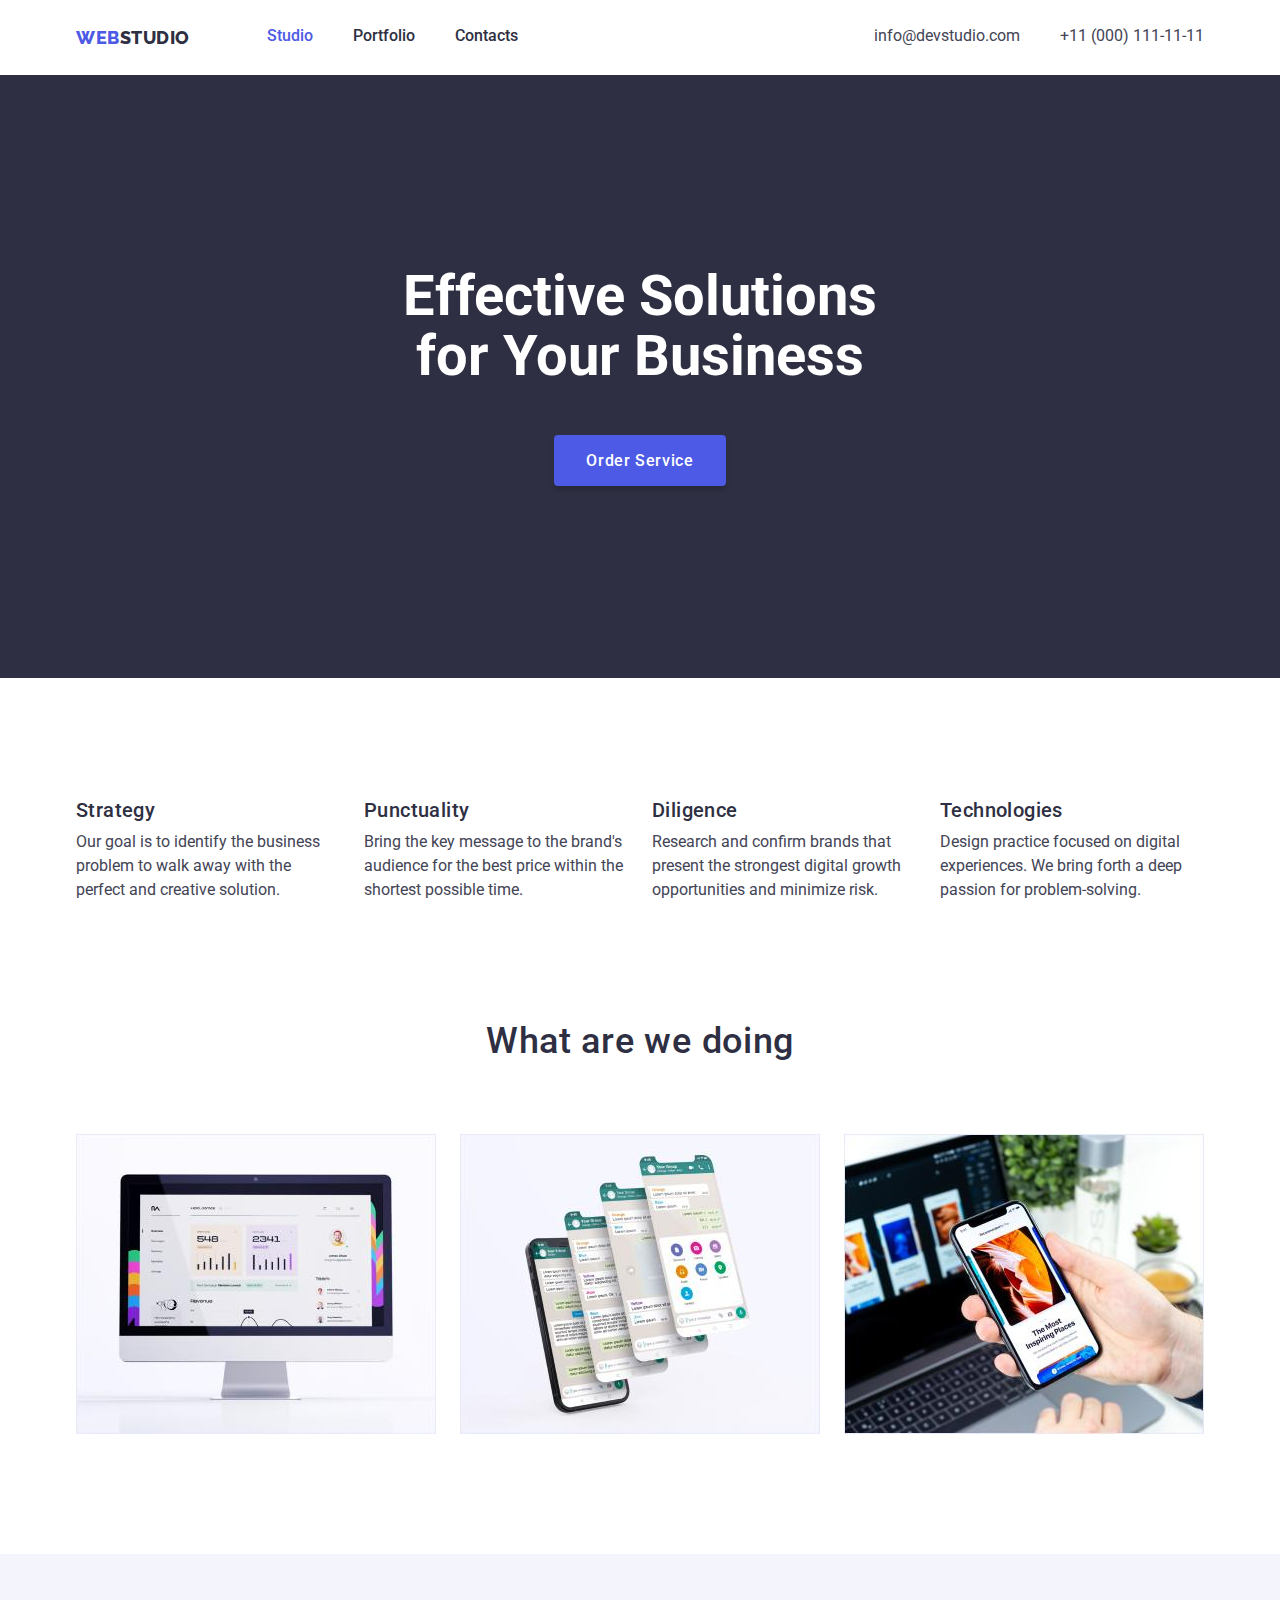
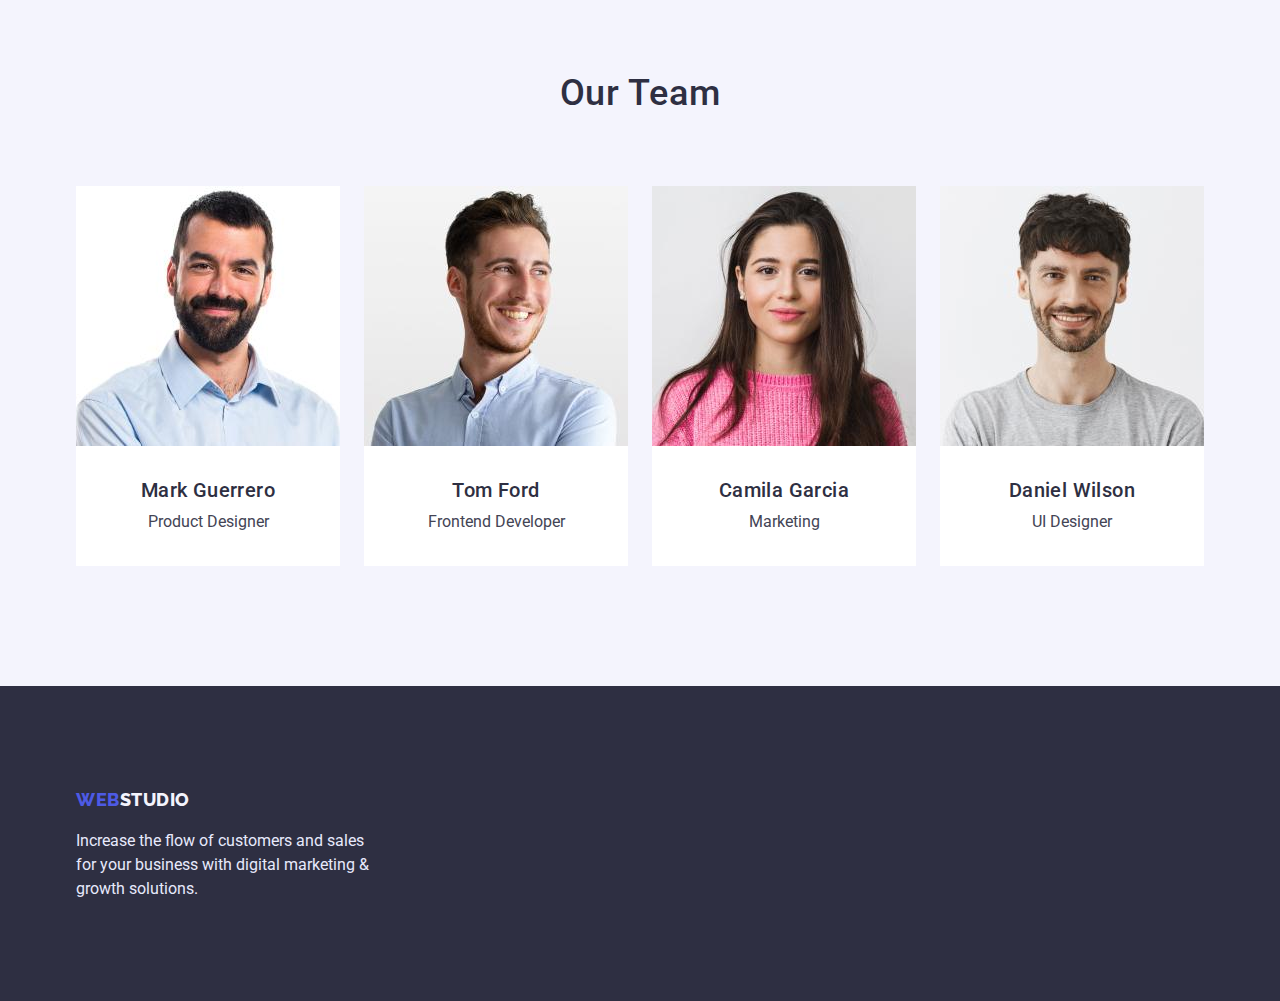
<file: index.html>
<!DOCTYPE html>
<html lang="en">
  <head>
    <meta charset="UTF-8" />
    <title>Web Studio</title>
    <link rel="preconnect" href="https://fonts.googleapis.com" />
    <link rel="preconnect" href="https://fonts.gstatic.com" crossorigin />
    <link
      href="https://fonts.googleapis.com/css2?family=Raleway:wght@700;800&family=Roboto:wght@400;500;700;900&display=swap"
      rel="stylesheet"
    />
    <link
      href="https://cdnjs.cloudflare.com/ajax/libs/modern-normalize/1.1.0/modern-normalize.min.css"
      rel="stylesheet"
    />
    <link href="./css/styles.css" rel="stylesheet" type="text/css" />
  </head>
  <body>
    <header class="page-header">
      <div class="container">
        <nav class="main-nav">
          <a class="logo link" href="./index.html"> <span>Web</span>Studio </a>
          <ul class="list site-nav">
            <li class="item">
              <a class="link active" href="./index.html">Studio</a>
            </li>
            <li class="item">
              <a class="link" href="./portfolio.html">Portfolio</a>
            </li>
            <li class="item">
              <a class="link" href="">Contacts</a>
            </li>
          </ul>
        </nav>
        <ul class="list contacts-nav">
          <li class="item">
            <a class="link" href="mailto:info@devstudio.com"
              >info@devstudio.com</a
            >
          </li>
          <li class="item">
            <a class="link" href="tel:+110001111111">+11 (000) 111-11-11</a>
          </li>
        </ul>
      </div>
    </header>
    <main class="page-main">
      <section class="hero section">
        <h1 class="title">
          Effective Solutions <br />
          for Your Business
        </h1>
        <button class="button primary" type="button">Order Service</button>
      </section>
      <section class="section">
        <div class="container">
          <ul class="feature-list list">
            <li class="item item-info">
              <h3 class="subtitle">Strategy</h3>
              <p>
                Our goal is to identify the business problem to walk away with
                the perfect and creative solution.
              </p>
            </li>
            <li class="item item-info">
              <h3 class="subtitle">Punctuality</h3>
              <p>
                Bring the key message to the brand's audience for the best price
                within the shortest possible time.
              </p>
            </li>
            <li class="item item-info">
              <h3 class="subtitle">Diligence</h3>
              <p>
                Research and confirm brands that present the strongest digital
                growth opportunities and minimize risk.
              </p>
            </li>
            <li class="item item-info">
              <h3 class="subtitle">Technologies</h3>
              <p>
                Design practice focused on digital experiences. We bring forth a
                deep passion for problem-solving.
              </p>
            </li>
          </ul>
        </div>
      </section>
      <section class="section">
        <div class="container">
          <h2 class="subject">What are we doing</h2>
          <ul class="feature-list list">
            <li class="item">
              <img
                class="image"
                src="./images/screen.jpg"
                alt="screen"
                height="300"
                width="360"
              />
            </li>
            <li class="item">
              <img
                class="image"
                src="./images/phone.jpg"
                alt="phonpe"
                height="300"
                width="360"
              />
            </li>
            <li class="item">
              <img
                class="image"
                src="./images/screenphone.jpg"
                alt="screen&phone"
                height="300"
                width="360"
              />
            </li>
          </ul>
        </div>
      </section>
      <section class="section">
      
        <div class="container">
          <h2 class="subject">Our Team</h2>
          <ul class="feature-list list">
            <li class="item">
              <img
                class="image"
                src="./images/Guerrero.jpg"
                alt="Mark Guerrero - Product Designer"
                height="260"
                width="264"
              />
              <div class="item-description center">
                <h3 class="subtitle">Mark Guerrero</h3>
                <p>Product Designer</p>
              </div>
            </li>
            <li class="item">
              <img
                class="image"
                src="./images/Ford.jpg"
                alt="Tom Ford - Frontend Developer"
                height="260"
                width="264"
              />
              <div class="item-description center">
                <h3 class="subtitle">Tom Ford</h3>
                <p>Frontend Developer</p>
              </div>
            </li>
            <li class="item">
              <img
                class="image"
                src="./images/Garcia.jpg"
                alt="Camila Garcia - Marketing"
                height="260"
                width="264"
              />
              <div class="item-description center">
                <h3 class="subtitle">Camila Garcia</h3>
                <p>Marketing</p>
              </div>
            </li>
            <li class="item">
              <img
                class="image"
                src="./images/Wilson.jpg"
                alt="Daniel Wilson - UI Designer"
                height="260"
                width="264"
              />
              <div class="item-description center">
                <h3 class="subtitle">Daniel Wilson</h3>
                <p>UI Designer</p>
              </div>
            </li>
          </ul>
        </div>
      </section>
    </main>
    <footer class="page-footer">
      <div class="container">
        <a class="link logo" href="./index.html"> <span>Web</span>Studio </a>
        <p>
          Increase the flow of customers and sales for your business with
          digital marketing & growth solutions.
        </p>
      </div>
    </footer>
  </body>
</html>
</file>
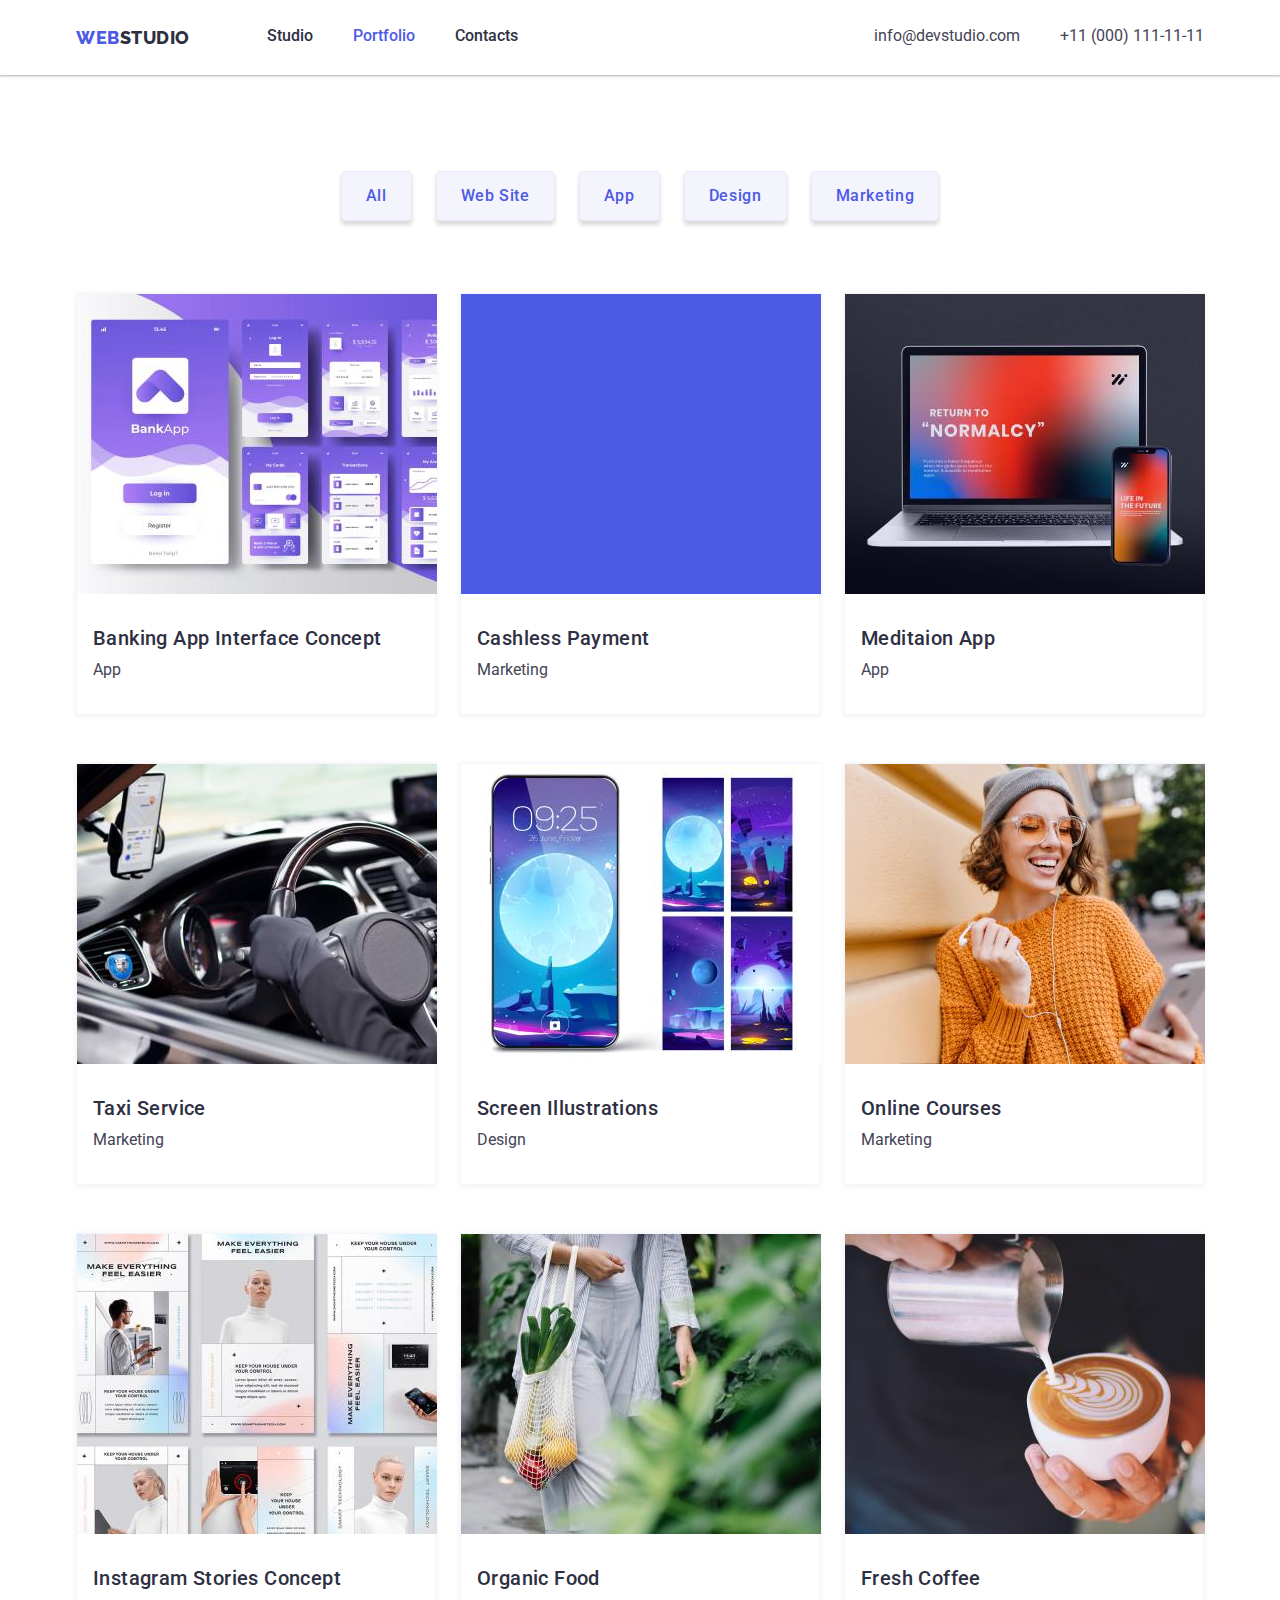
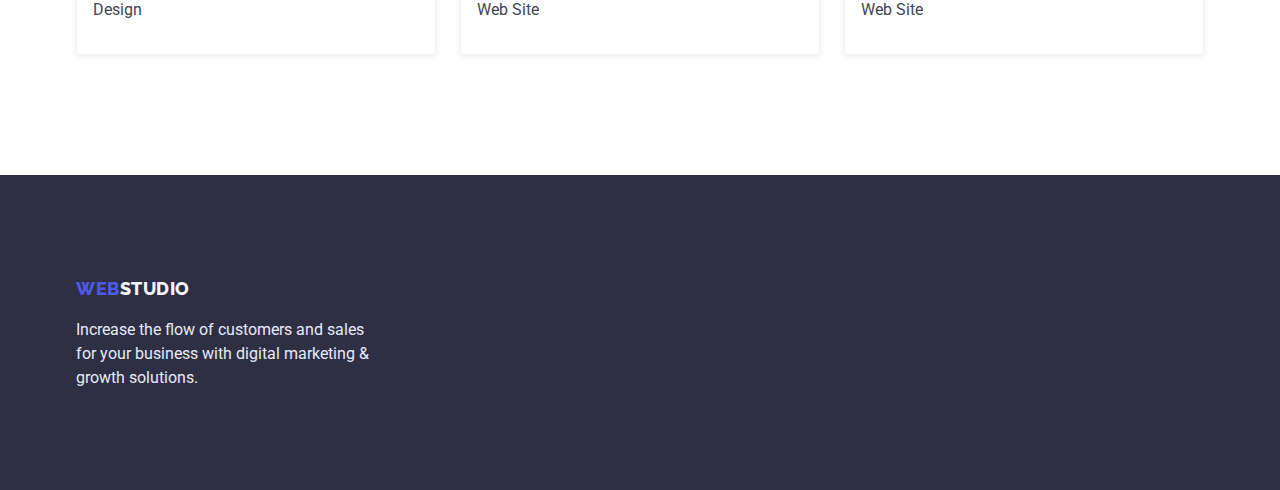
<file: portfolio.html>
<!DOCTYPE html>
<html lang="en">
  <head>
    <meta charset="UTF-8" />
    <title>Web Studio - Portfolio</title>
    <link rel="preconnect" href="https://fonts.googleapis.com" />
    <link rel="preconnect" href="https://fonts.gstatic.com" crossorigin />
    <link
      href="https://fonts.googleapis.com/css2?family=Raleway:wght@700;800&family=Roboto:wght@400;500;700;900&display=swap"
      rel="stylesheet"
    />
    <link
      href="https://cdnjs.cloudflare.com/ajax/libs/modern-normalize/1.1.0/modern-normalize.min.css"
      rel="stylesheet"
    />
    <link href="./css/styles.css" rel="stylesheet" type="text/css" />
  </head>
  <body>
    <header class="page-header">
      <div class="container">
        <nav class="main-nav">
          <a class="logo link" href="./index.html"> <span>Web</span>Studio </a>
          <ul class="list site-nav">
            <li class="item">
              <a class="link" href="./index.html">Studio</a>
            </li>
            <li class="item">
              <a class="link active" href="./portfolio.html">Portfolio</a>
            </li>
            <li class="item">
              <a class="link" href="">Contacts</a>
            </li>
          </ul>
        </nav>
        <ul class="list contacts-nav">
          <li class="item">
            <a class="link" href="mailto:info@devstudio.com"
              >info@devstudio.com</a
            >
          </li>
          <li class="item">
            <a class="link" href="tel:+110001111111">+11 (000) 111-11-11</a>
          </li>
        </ul>
      </div>
    </header>
    <main class="page-main">
      <section class="section portfolio">
        <div class="container">
          <h1 class="hidden">Portfolio</h1>
          <h2 class="hidden">List of projects</h2>
          <ul class="feature-list filter-list list">
            <li class="item">
              <button class="button secondary" type="button">All</button>
            </li>
            <li class="item">
              <button class="button secondary" type="button">Web Site</button>
            </li>
            <li class="item">
              <button class="button secondary" type="button">App</button>
            </li>
            <li class="item">
              <button class="button secondary" type="button">Design</button>
            </li>
            <li class="item">
              <button class="button secondary" type="button">Marketing</button>
            </li>
          </ul>
          <ul class="flex-container list">
            <li class="item">
              <a class="link" href="https://google.com">
                <img
                  class="image"
                  src="./images/interface.jpg"
                  alt="screen"
                  height="300"
                  width="360"
                />
                <div class="item-description">
                  <h3 class="subtitle">Banking App Interface Concept</h3>
                  <p>App</p>
                </div>
              </a>
            </li>
            <li class="item">
              <a class="link" href="https://google.com">
                <img
                  class="image"
                  src="./images/payment.jpg"
                  alt="screen"
                  height="300"
                  width="360"
                />
                <div class="item-description">
                  <h3 class="subtitle">Cashless Payment</h3>
                  <p>Marketing</p>
                </div>
              </a>
            </li>
            <li class="item">
              <a class="link" href="https://google.com">
                <img
                  class="image"
                  src="./images/meditaion.jpg"
                  alt="screen"
                  height="300"
                  width="360"
                />
                <div class="item-description">
                  <h3 class="subtitle">Meditaion App</h3>
                  <p>App</p>
                </div>
              </a>
            </li>
            <li class="item">
              <a class="link" href="https://google.com">
                <img
                  class="image"
                  src="./images/taxi.jpg"
                  alt="screen"
                  height="300"
                  width="360"
                />
                <div class="item-description">
                  <h3 class="subtitle">Taxi Service</h3>
                  <p>Marketing</p>
                </div>
              </a>
            </li>
            <li class="item">
              <a class="link" href="https://google.com">
                <img
                  class="image"
                  src="./images/screenillustrations.jpg"
                  alt="screen"
                  height="300"
                  width="360"
                />
                <div class="item-description">
                  <h3 class="subtitle">Screen Illustrations</h3>
                  <p>Design</p>
                </div>
              </a>
            </li>
            <li class="item">
              <a class="link" href="https://google.com">
                <img
                  class="image"
                  src="./images/courses.jpg"
                  alt="screen"
                  height="300"
                  width="360"
                />
                <div class="item-description">
                  <h3 class="subtitle">Online Courses</h3>
                  <p>Marketing</p>
                </div>
              </a>
            </li>
            <li class="item">
              <a class="link" href="https://google.com">
                <img
                  class="image"
                  src="./images/instagram.jpg"
                  alt="screen"
                  height="300"
                  width="360"
                />
                <div class="item-description">
                  <h3 class="subtitle">Instagram Stories Concept</h3>
                  <p>Design</p>
                </div>
              </a>
            </li>
            <li class="item">
              <a class="link" href="https://google.com">
                <img
                  class="image"
                  src="./images/food.jpg"
                  alt="screen"
                  height="300"
                  width="360"
                />
                <div class="item-description">
                  <h3 class="subtitle">Organic Food</h3>
                  <p>Web Site</p>
                </div>
              </a>
            </li>
            <li class="item">
              <a class="link" href="https://google.com">
                <img
                  class="image"
                  src="./images/cofee.jpg"
                  alt="screen"
                  height="300"
                  width="360"
                />
                <div class="item-description">
                  <h3 class="subtitle">Fresh Coffee</h3>
                  <p>Web Site</p>
                </div>
              </a>
            </li>
          </ul>
        </div>
      </section>
    </main>
    <footer class="page-footer">
      <div class="container">
        <a class="link logo" href="./index.html"> <span>Web</span>Studio </a>
        <p>
          Increase the flow of customers and sales for your business with
          digital marketing & growth solutions.
        </p>
      </div>
    </footer>
  </body>
</html>
</file>
<file: css/styles.css>
/* ==================== main ==================== */
:root {
  --primary: #4d5ae5;
  --dark: #2e2f42;
  --success: #31d0aa;
  --text: #434455;
  --subtle-text: #8e8f99;
  --accent: #e7e9fc;
  --light: #f4f4fd;
  --primary-dark: #404bbf;
  --white: #ffffff;
}
body {
  font-family: Roboto;
  font-size: 16px;
  line-height: 1.5;
  letter-spacing: 2%;
  color: var(--text);
}
.container {
  width: 1128px;
  margin: 0 auto;
}
.section {
  padding: 120px 0;
}
.section:nth-child(2){
  padding-bottom: 0;
}
section:nth-child(4) {
  background-color: var(--light);
}
.image {
  display: block;
}
.center {
  text-align: center;
}
.hidden {
  display: none;
}
.hero {
  background-color: var(--dark);
  text-align: center;
  padding: 192px 0;
}
.portfolio {
  padding-top: 96px;
}
.link {
  text-decoration: none;
  color: var(--text);
}
.link:active:not(.logo) {
  color: var(--primary);
}
.list {
  list-style: none;
}
p,
.list {
  padding: 0;
  margin: 0;
}
/* ==================== header ==================== */
.page-header {
  box-shadow: 0px 2px 1px rgba(46, 47, 66, 0.08),
    0px 1px 1px rgba(46, 47, 66, 0.16), 0px 1px 6px rgba(46, 47, 66, 0.08);
}
.page-header .container {
  display: flex;
  justify-content: space-between;
}
.page-header .logo {
  margin-right: 77px;
}
.page-header .link {
  display: block;
  padding-top: 24px;
  padding-bottom: 24px;
}
/* ==================== footer ==================== */
.page-footer {
  background-color: var(--dark);
  padding: 100px 0;
}
.page-footer .logo {
  color: var(--light);
}
.page-footer p {
  color: var(--accent);
  margin-top: 16px;
  max-width: 300px;
}
/* ==================== heating ==================== */
.title {
  font-size: 56px;
  line-height: 1.07;
  color: var(--white);
  margin-top: 0;
  margin-bottom: 48px;
}
.subtitle {
  font-weight: 500;
  font-size: 20px;
  line-height: 1.2;
  letter-spacing: 0.02em;
  color: var(--dark);
  margin-top: 0;
  margin-bottom: 8px;
}
.subject {
  font-weight: 500;
  font-size: 36px;
  line-height: 1.11;
  letter-spacing: 0.02em;
  color: var(--dark);
  text-align: center;
  margin-bottom: 72px;
  margin-top: 0;
}
/* ==================== logo ==================== */
.logo {
  font-family: Raleway;
  font-weight: 800;
  font-size: 18px;
  line-height: 1 33;
  letter-spacing: 0.03em;
  text-transform: uppercase;
  text-decoration: none;
  color: var(--dark);
}
.logo > span {
  color: var(--primary);
}
/* ==================== navigation ==================== */
.main-nav {
  display: flex;
}
.site-nav .link:hover,
.site-nav .link:focus {
  color: var(--text);
}
.site-nav .link {
  color: var(--dark);
  font-weight: 500;
}
.site-nav {
  display: flex;
}
.site-nav .item:not(:last-child) {
  margin-right: 40px;
}
.site-nav .link.active {
  color: var(--primary);
}
.contacts-nav {
  display: flex;
}
.contacts-nav .item + .item {
  margin-left: 40px;
}
/* ==================== buttons ==================== */
.button {
  font-weight: 500;
  font-size: 16px;
  line-height: 1.2;
  box-shadow: 0px 4px 4px rgba(0, 0, 0, 0.15);
  border: none;
  border-radius: 4px;
  letter-spacing: 0.04em;
}
.button.primary {
  color: var(--white);
  background-color: var(--primary);
  padding: 16px 32px;
}
.button.secondary {
  color: var(--primary);
  background-color: var(--light);
  line-height: 1.5;
  padding: 12px 24px;
  border: 1px solid var(--accent);
}
.button.secondary:hover {
  color: var(--white);
  background-color: var(--primary);
  border-color: var(--primary);
}
.button:hover {
  box-shadow: 0px 1px 6px rgba(46, 47, 66, 0.08),
    0px 1px 1px rgba(46, 47, 66, 0.16), 0px 2px 1px rgba(46, 47, 66, 0.08);
  cursor: pointer;
}
.button:active {
  background-color: var(--primary-dark);
}
/* ==================== flex ==================== */
.flex-container .link:hover {
  box-shadow: 0px 1px 6px rgba(46, 47, 66, 0.08),
    0px 1px 1px rgba(46, 47, 66, 0.16), 0px 2px 1px rgba(46, 47, 66, 0.08);
}
.flex-container .link {
  border: 0.5px solid var(--light);
  display: block;
  box-shadow: 0px 1px 6px rgba(46, 47, 66, 0.08);
}
.flex-container {
  display: flex;
  flex-wrap: wrap;
}
.flex-container .item {
  width: 360px;
  margin-right: 24px;
  margin-bottom: 48px;
}
.flex-container .item:nth-child(3n) {
  margin-right: 0;
}
.flex-container .item:nth-last-child(-n + 3) {
  margin-bottom: 0;
}
/* ==================== feature ==================== */
.feature-list {
  display: flex;
}
.feature-list .item-info {
  width: 264px;
}
.feature-list .item:not(:last-child) {
  margin-right: 24px;
}
/* ==================== filter ==================== */
.filter-list {
  justify-content: center;
  margin-bottom: 72px;
}
/* ==================== item ==================== */
.item-description {
  padding: 32px 16px;
  background-color: var(--white);
}
</file>
